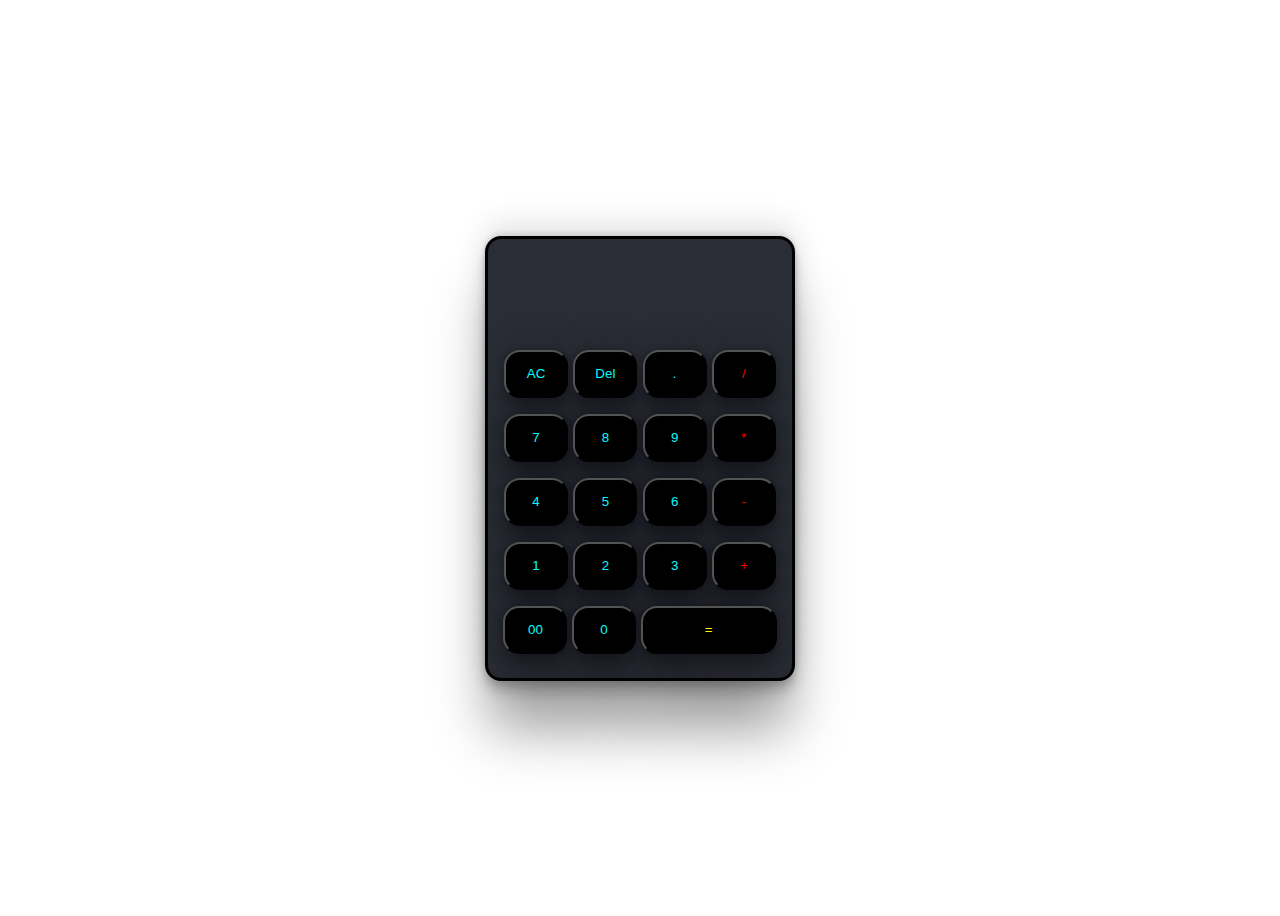
<file: Projects/Calculator/index.html>
<!DOCTYPE html>
<html lang="en">

<head>
    <meta charset="UTF-8">
    <meta name="viewport" content="width=device-width, initial-scale=1.0">
    <title>Document</title>
    <link rel="stylesheet" href="./style.css">
</head>

<body>
    <div class="container">
        <form action="">
            <div class="display"><input type="text" id="display" disabled></div>
            <div class="numberscontainer">
                <div class="row">
                    <input type="button" value="AC">
                    <input type="button" value="Del">
                    <input type="button" value=".">
                    <input type="button" value="/" class="operator">
                </div>
                <div class="row">
                    <input type="button" value="7">
                    <input type="button" value="8">
                    <input type="button" value="9">
                    <input type="button" value="*" class="operator">
                </div>
                <div class="row">
                    <input type="button" value="4">
                    <input type="button" value="5">
                    <input type="button" value="6">
                    <input type="button" value="-" class="operator">
                </div>
                <div class="row">
                    <input type="button" value="1">
                    <input type="button" value="2">
                    <input type="button" value="3">
                    <input type="button" value="+" class="operator">
                </div>
                <div class="row">
                    <input type="button" value="00">
                    <input type="button" value="0">
                    <input id="equals" type="button" value="=" style="color: yellow;">
                </div>
            </div>
        </form>
    </div>
    <script src="./javascript.js"></script>
</body>

</html>
</file>
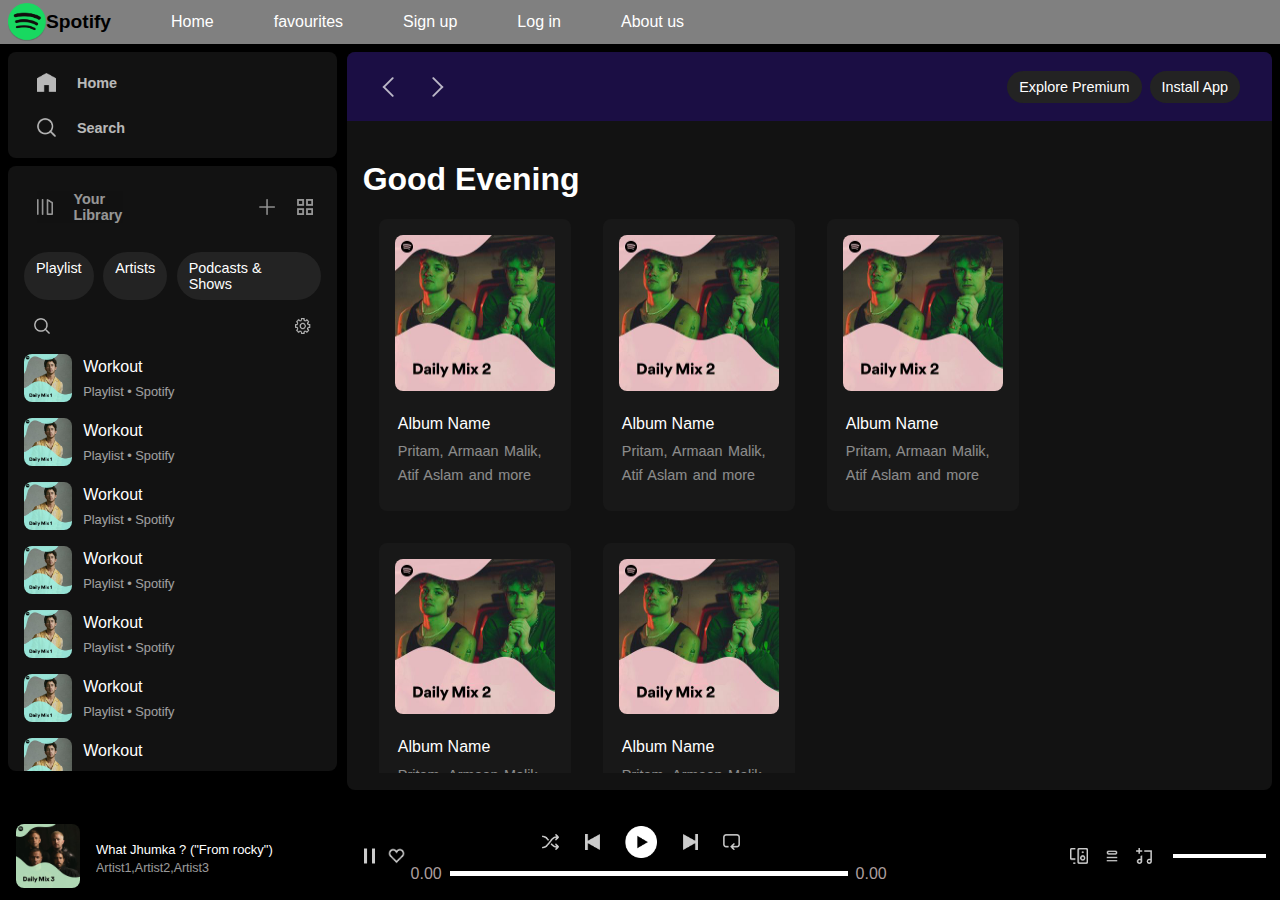
<file: Projects/SPOTIFY/index.html>
<html lang="en">

<head>
  <meta charset="UTF-8" />
  <meta name="viewport" content="width=device-width, initial-scale=1.0" />
  <title>Spotify-Play your favourite Songs</title>
  <link rel="stylesheet" href="./style.css" />
  <link rel="icon" href="./Resources/spotify-clone-html-main/spotify-clone-html-main/assets/logo.png" type="logo.png" />

  <!-- for fonts -->
  <link rel="preconnect" href="https://fonts.googleapis.com" />
  <link rel="preconnect" href="https://fonts.gstatic.com" crossorigin />
  <link href="https://fonts.googleapis.com/css2?family=Nunito+Sans:opsz,wght@6..12,300;6..12,400;6..12,700&display=swap"
    rel="stylesheet" />
</head>

<body>
  <div class="top">
    <nav class="nav">
      <ul>
        <li class="image">
          <img src="./Resources/spotify-clone-html-main/spotify-clone-html-main/assets/logo.png" alt="spotify" />Spotify
        </li>
        <li>Home</li>
        <li>favourites</li>
        <li>Sign up</li>
        <li>Log in</li>
        <li>About us</li>
      </ul>
    </nav>
  </div>

  <div class="container">
    <div class="sidecontent">
      <div class="topicon">
        <div class="search">
          <img src="./Resources/spotify-clone-html-main/spotify-clone-html-main/assets/home.png" alt="" />Home
        </div>
        <div class="search">
          <img src="./Resources/spotify-clone-html-main/spotify-clone-html-main/assets/search.png" alt="" />Search
        </div>
      </div>

      <div class="library">
        <div class="libraryupper">
          <div class="librarytop">
            <div class="search" id="lib">
              <img src="./Resources/spotify-clone-html-main/spotify-clone-html-main/assets/playlist.png" alt="" />
              <p>Your Library</p>
            </div>
            <div class="search" id="plus">
              <img src="./Resources/spotify-clone-html-main/spotify-clone-html-main/assets/plus.png" alt="" />
            </div>
            <div class="search" id="arrow">
              <img src="./Resources/spotify-clone-html-main/spotify-clone-html-main/assets/boxes.png" alt="" />
            </div>
          </div>

          <div class="low">
            <div class="chip">Playlist</div>
            <div class="chip">Artists</div>
            <div class="chip">Podcasts & Shows</div>
          </div>
        </div>

        <div class="librarylower">
          <div class="librarylowtop">
            <div class="recent">
              <img src="./Resources/spotify-clone-html-main/spotify-clone-html-main/assets/search.png" alt="" />
            </div>
            <div class="recent">
              <label for="sort"><img
                  src="./Resources/spotify-clone-html-main/spotify-clone-html-main/assets/setting.png" alt="" /></label>
              <!-- <select name="sort" id="sort">
                                <option value="recent">Recent</option>
                                <option value="recentlyAdded">Recently Added</option>
                                <option value="Alphabetical">Alphabetical</option>
                                <option value="Creator">Creator</option>
                            </select> -->
            </div>
          </div>

          <div class="cover">
            <img src="./Resources/spotify-clone-html-main/spotify-clone-html-main/assets/mix1.jpeg" alt="can't load" />
            <div class="coverscript">
              <div class="albumname">Workout</div>
              <p>Playlist &#x2022; Spotify</p>
            </div>
          </div>

          <!-- Repeated Albums -->
          <div class="cover">
            <img src="./Resources/spotify-clone-html-main/spotify-clone-html-main/assets/mix1.jpeg" alt="can't load" />
            <div class="coverscript">
              <div class="albumname">Workout</div>
              <p>Playlist &#x2022; Spotify</p>
            </div>
          </div>
          <div class="cover">
            <img src="./Resources/spotify-clone-html-main/spotify-clone-html-main/assets/mix1.jpeg" alt="can't load" />
            <div class="coverscript">
              <div class="albumname">Workout</div>
              <p>Playlist &#x2022; Spotify</p>
            </div>
          </div>
          <div class="cover">
            <img src="./Resources/spotify-clone-html-main/spotify-clone-html-main/assets/mix1.jpeg" alt="can't load" />
            <div class="coverscript">
              <div class="albumname">Workout</div>
              <p>Playlist &#x2022; Spotify</p>
            </div>
          </div>
          <div class="cover">
            <img src="./Resources/spotify-clone-html-main/spotify-clone-html-main/assets/mix1.jpeg" alt="can't load" />
            <div class="coverscript">
              <div class="albumname">Workout</div>
              <p>Playlist &#x2022; Spotify</p>
            </div>
          </div>
          <div class="cover">
            <img src="./Resources/spotify-clone-html-main/spotify-clone-html-main/assets/mix1.jpeg" alt="can't load" />
            <div class="coverscript">
              <div class="albumname">Workout</div>
              <p>Playlist &#x2022; Spotify</p>
            </div>
          </div>
          <div class="cover">
            <img src="./Resources/spotify-clone-html-main/spotify-clone-html-main/assets/mix1.jpeg" alt="can't load" />
            <div class="coverscript">
              <div class="albumname">Workout</div>
              <p>Playlist &#x2022; Spotify</p>
            </div>
          </div>
          <div class="cover">
            <img src="./Resources/spotify-clone-html-main/spotify-clone-html-main/assets/mix1.jpeg" alt="can't load" />
            <div class="coverscript">
              <div class="albumname">Workout</div>
              <p>Playlist &#x2022; Spotify</p>
            </div>
          </div>
          <div class="cover">
            <img src="./Resources/spotify-clone-html-main/spotify-clone-html-main/assets/mix1.jpeg" alt="can't load" />
            <div class="coverscript">
              <div class="albumname">Workout</div>
              <p>Playlist &#x2022; Spotify</p>
            </div>
          </div>
          <div class="cover">
            <img src="./Resources/spotify-clone-html-main/spotify-clone-html-main/assets/mix1.jpeg" alt="can't load" />
            <div class="coverscript">
              <div class="albumname">Workout</div>
              <p>Playlist &#x2022; Spotify</p>
            </div>
          </div>
          <div class="cover">
            <img src="./Resources/spotify-clone-html-main/spotify-clone-html-main/assets/mix1.jpeg" alt="can't load" />
            <div class="coverscript">
              <div class="albumname">Workout</div>
              <p>Playlist &#x2022; Spotify</p>
            </div>
          </div>
          <div class="cover">
            <img src="./Resources/spotify-clone-html-main/spotify-clone-html-main/assets/mix1.jpeg" alt="can't load" />
            <div class="coverscript">
              <div class="albumname">Workout</div>
              <p>Playlist &#x2022; Spotify</p>
            </div>
          </div>
          <div class="cover">
            <img src="./Resources/spotify-clone-html-main/spotify-clone-html-main/assets/mix1.jpeg" alt="can't load" />
            <div class="coverscript">
              <div class="albumname">Workout</div>
              <p>Playlist &#x2022; Spotify</p>
            </div>
          </div>
          <div class="cover">
            <img src="./Resources/spotify-clone-html-main/spotify-clone-html-main/assets/mix1.jpeg" alt="can't load" />
            <div class="coverscript">
              <div class="albumname">Workout</div>
              <p>Playlist &#x2022; Spotify</p>
            </div>
          </div>
          <div class="cover">
            <img src="./Resources/spotify-clone-html-main/spotify-clone-html-main/assets/mix1.jpeg" alt="can't load" />
            <div class="coverscript">
              <div class="albumname">Workout</div>
              <p>Playlist &#x2022; Spotify</p>
            </div>
          </div>
          <div class="cover">
            <img src="./Resources/spotify-clone-html-main/spotify-clone-html-main/assets/mix1.jpeg" alt="can't load" />
            <div class="coverscript">
              <div class="albumname">Workout</div>
              <p>Playlist &#x2022; Spotify</p>
            </div>
          </div>
          <div class="cover">
            <img src="./Resources/spotify-clone-html-main/spotify-clone-html-main/assets/mix1.jpeg" alt="can't load" />
            <div class="coverscript">
              <div class="albumname">Workout</div>
              <p>Playlist &#x2022; Spotify</p>
            </div>
          </div>
          <div class="cover">
            <img src="./Resources/spotify-clone-html-main/spotify-clone-html-main/assets/mix1.jpeg" alt="can't load" />
            <div class="coverscript">
              <div class="albumname">Workout</div>
              <p>Playlist &#x2022; Spotify</p>
            </div>
          </div>
          <div class="cover">
            <img src="./Resources/spotify-clone-html-main/spotify-clone-html-main/assets/mix1.jpeg" alt="can't load" />
            <div class="coverscript">
              <div class="albumname">Workout</div>
              <p>Playlist &#x2022; Spotify</p>
            </div>
          </div>
          <div class="cover">
            <img src="./Resources/spotify-clone-html-main/spotify-clone-html-main/assets/mix1.jpeg" alt="can't load" />
            <div class="coverscript">
              <div class="albumname">Workout</div>
              <p>Playlist &#x2022; Spotify</p>
            </div>
          </div>
          <div class="cover">
            <img src="./Resources/spotify-clone-html-main/spotify-clone-html-main/assets/mix1.jpeg" alt="can't load" />
            <div class="coverscript">
              <div class="albumname">Workout</div>
              <p>Playlist &#x2022; Spotify</p>
            </div>
          </div>
          <div class="cover">
            <img src="./Resources/spotify-clone-html-main/spotify-clone-html-main/assets/mix1.jpeg" alt="can't load" />
            <div class="coverscript">
              <div class="albumname">Workout</div>
              <p>Playlist &#x2022; Spotify</p>
            </div>
          </div>
          <div class="cover">
            <img src="./Resources/spotify-clone-html-main/spotify-clone-html-main/assets/mix1.jpeg" alt="can't load" />
            <div class="coverscript">
              <div class="albumname">Workout</div>
              <p>Playlist &#x2022; Spotify</p>
            </div>
          </div>
          <div class="cover">
            <img src="./Resources/spotify-clone-html-main/spotify-clone-html-main/assets/mix1.jpeg" alt="can't load" />
            <div class="coverscript">
              <div class="albumname">Workout</div>
              <p>Playlist &#x2022; Spotify</p>
            </div>
          </div>
          <div class="cover">
            <img src="./Resources/spotify-clone-html-main/spotify-clone-html-main/assets/mix1.jpeg" alt="can't load" />
            <div class="coverscript">
              <div class="albumname">Workout</div>
              <p>Playlist &#x2022; Spotify</p>
            </div>
          </div>
          <div class="cover">
            <img src="./Resources/spotify-clone-html-main/spotify-clone-html-main/assets/mix1.jpeg" alt="can't load" />
            <div class="coverscript">
              <div class="albumname">Workout</div>
              <p>Playlist &#x2022; Spotify</p>
            </div>
          </div>
          <div class="cover">
            <img src="./Resources/spotify-clone-html-main/spotify-clone-html-main/assets/mix1.jpeg" alt="can't load" />
            <div class="coverscript">
              <div class="albumname">Workout</div>
              <p>Playlist &#x2022; Spotify</p>
            </div>
          </div>
          <div class="cover">
            <img src="./Resources/spotify-clone-html-main/spotify-clone-html-main/assets/mix1.jpeg" alt="can't load" />
            <div class="coverscript">
              <div class="albumname">Workout</div>
              <p>Playlist &#x2022; Spotify</p>
            </div>
          </div>
          <div class="cover">
            <img src="./Resources/spotify-clone-html-main/spotify-clone-html-main/assets/mix1.jpeg" alt="can't load" />
            <div class="coverscript">
              <div class="albumname">Workout</div>
              <p>Playlist &#x2022; Spotify</p>
            </div>
          </div>
          <div class="cover">
            <img src="./Resources/spotify-clone-html-main/spotify-clone-html-main/assets/mix1.jpeg" alt="can't load" />
            <div class="coverscript">
              <div class="albumname">Workout</div>
              <p>Playlist &#x2022; Spotify</p>
            </div>
          </div>
          <div class="cover">
            <img src="./Resources/spotify-clone-html-main/spotify-clone-html-main/assets/mix1.jpeg" alt="can't load" />
            <div class="coverscript">
              <div class="albumname">Workout</div>
              <p>Playlist &#x2022; Spotify</p>
            </div>
          </div>
        </div>
      </div>
    </div>

    <div class="maincontent">
      <div class="maincontenthead">
        <div class="left">
          <div class="search">
            <img src="./Resources/spotify-clone-html-main/spotify-clone-html-main/assets/back_navigation.png" alt="" />
          </div>
          <div class="search">
            <img src="./Resources/spotify-clone-html-main/spotify-clone-html-main/assets/forward_navigation.png"
              alt="" />
          </div>
        </div>
        <div class="right">
          <div class="chip">Explore Premium</div>
          <div class="chip">Install App</div>
        </div>
      </div>

      <div class="maincontentfooter">
        <h1>Good Evening</h1>
        <div class="rowcards">
          <div class="cardcontainer">
            <img src="./Resources/spotify-clone-html-main/spotify-clone-html-main/assets/mix2.jpeg"
              alt="noImageFound" />
            <p class="cardname">Album Name</p>
            <p class="carddescription">
              Pritam, Armaan Malik, Atif Aslam and more
            </p>
          </div>
          <div class="cardcontainer">
            <img src="./Resources/spotify-clone-html-main/spotify-clone-html-main/assets/mix2.jpeg"
              alt="noImageFound" />
            <p class="cardname">Album Name</p>
            <p class="carddescription">
              Pritam, Armaan Malik, Atif Aslam and more
            </p>
          </div>
          <div class="cardcontainer">
            <img src="./Resources/spotify-clone-html-main/spotify-clone-html-main/assets/mix2.jpeg"
              alt="noImageFound" />
            <p class="cardname">Album Name</p>
            <p class="carddescription">
              Pritam, Armaan Malik, Atif Aslam and more
            </p>
          </div>
          <div class="cardcontainer">
            <img src="./Resources/spotify-clone-html-main/spotify-clone-html-main/assets/mix2.jpeg"
              alt="noImageFound" />
            <p class="cardname">Album Name</p>
            <p class="carddescription">
              Pritam, Armaan Malik, Atif Aslam and more
            </p>
          </div>
          <div class="cardcontainer">
            <img src="./Resources/spotify-clone-html-main/spotify-clone-html-main/assets/mix2.jpeg"
              alt="noImageFound" />
            <p class="cardname">Album Name</p>
            <p class="carddescription">
              Pritam, Armaan Malik, Atif Aslam and more
            </p>
          </div>
        </div>

        <h1>Good Evening</h1>
        <div class="rowcards">
          <div class="cardcontainer">
            <img src="./Resources/spotify-clone-html-main/spotify-clone-html-main/assets/mix2.jpeg"
              alt="noImageFound" />
            <p class="cardname">Album Name</p>
            <p class="carddescription">
              Pritam, Armaan Malik, Atif Aslam and more
            </p>
          </div>
        </div>
        <h1>Good Evening</h1>
        <div class="rowcards">
          <div class="cardcontainer">
            <img src="./Resources/spotify-clone-html-main/spotify-clone-html-main/assets/mix2.jpeg"
              alt="noImageFound" />
            <p class="cardname">Album Name</p>
            <p class="carddescription">
              Pritam, Armaan Malik, Atif Aslam and more
            </p>
          </div>
        </div>
        <h1>Good Evening</h1>
        <div class="rowcards">
          <div class="cardcontainer">
            <img src="./Resources/spotify-clone-html-main/spotify-clone-html-main/assets/mix2.jpeg"
              alt="noImageFound" />
            <p class="cardname">Album Name</p>
            <p class="carddescription">
              Pritam, Armaan Malik, Atif Aslam and more
            </p>
          </div>
        </div>
        <div class="blank"></div>
      </div>
    </div>

    <div class="progressbarcontainer">
      <div class="musicstreaming">
        <div class="currentmusic">
          <img src="./Resources/spotify-clone-html-main/spotify-clone-html-main/assets/mix3.jpeg" alt="">
          <div class="description">
            <div class="songname">
              <p>What Jhumka ? ("From rocky")</p>
            </div>
            <div class="artist">
              <p>Artist1,</p>
              <p>Artist2,</p>
              <p>Artist3</p>
            </div>
          </div>
          <div class="heart">
            <img src="./Resources/spotify-clone-html-main/spotify-clone-html-main/assets/pause_musicbar.png" alt="">
          </div>
          <div class="heart">
            <img src="./Resources/spotify-clone-html-main/spotify-clone-html-main/assets/heart.png" alt="">
          </div>
        </div>
      </div>
      <div class="player">
        <div class="play">
          <img class="shuffle" src="./Resources/spotify-clone-html-main/spotify-clone-html-main/assets/shuffle.png"
            alt="" />
          <img class="shuffle"
            src="./Resources/spotify-clone-html-main/spotify-clone-html-main/assets/previous_musicbar.png" alt="" />
          <img style="height: 2rem; margin-right: 1rem"
            src="./Resources/spotify-clone-html-main/spotify-clone-html-main/assets/play_musicbar.png" alt="" />
          <img class="shuffle"
            src="./Resources/spotify-clone-html-main/spotify-clone-html-main/assets/next_musicbar.png" alt="" />
          <img class="shuffle" src="./Resources/spotify-clone-html-main/spotify-clone-html-main/assets/loop.png"
            alt="" />
        </div>
        <div class="progressbar">
          <span class="timer">0.00</span>
          <input type="range" min="0" max="100" id="progressbar" step="1" />
          <span class="timer">0.00</span>
        </div>
      </div>
      <div class="volume">
        <div class="endbutton"><img src="./Resources/spotify-clone-html-main/spotify-clone-html-main/assets/device.png"
            alt=""></div>
        <div class="endbutton"><img src="./Resources/spotify-clone-html-main/spotify-clone-html-main/assets/queue.png"
            alt=""></div>
        <div class="endbutton"><img src="./Resources/spotify-clone-html-main/spotify-clone-html-main/assets/music.png"
            alt=""></div>
        <div class="endbutton"><input id="volumebar" type="range" min="0" max="100"></div>
      </div>
    </div>
  </div>
  <!-- <script src="https://kit.fontawesome.com/eb712c79ba.js" crossorigin="anonymous"></script> -->
  <script src="./javaScript.js"></script>
</body>

</html>
</file>
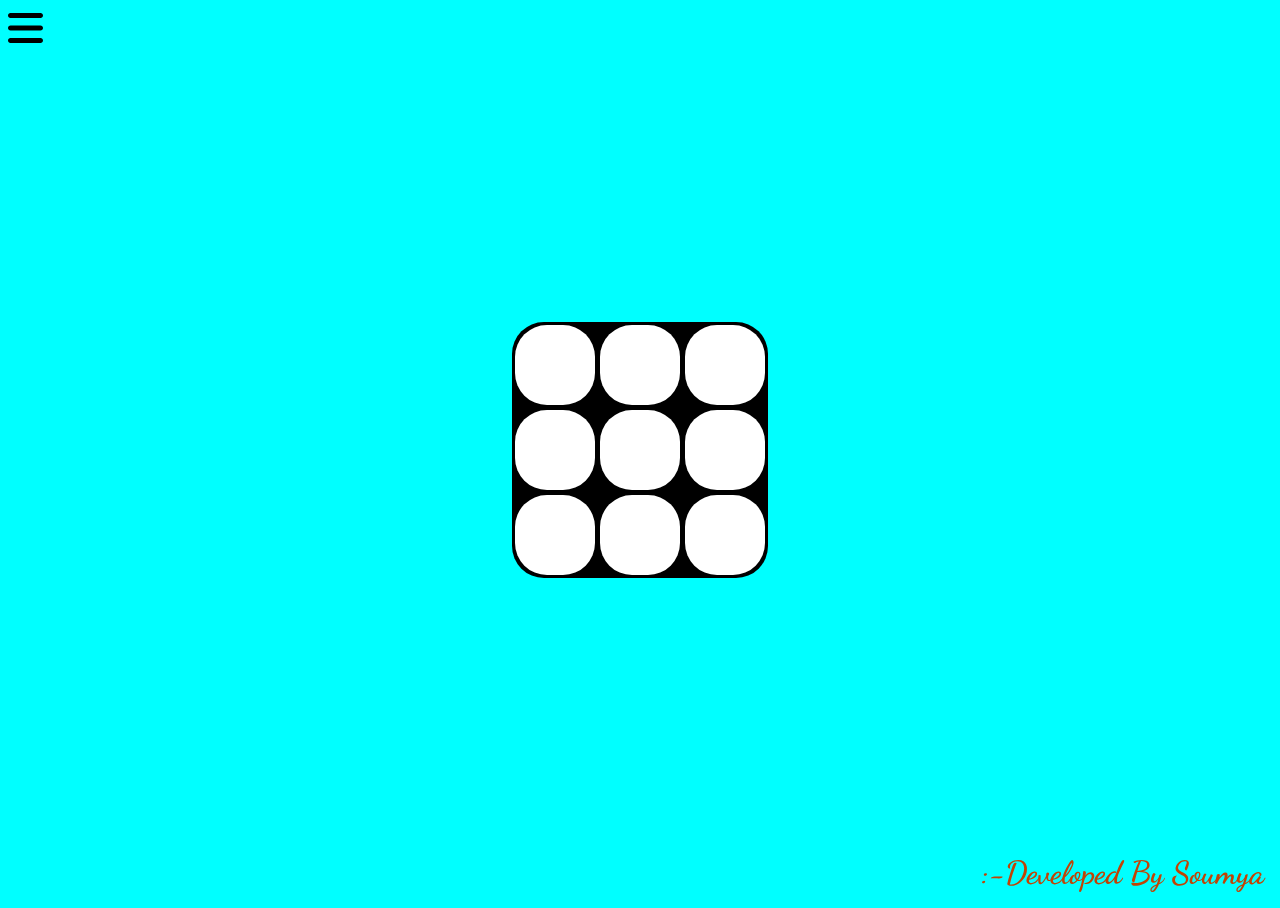
<file: Projects/TicTacToe/index.html>
<html lang="en">

<head>
    <meta charset="UTF-8">
    <meta name="viewport" content="width=device-width, initial-scale=1.0">
    <title>Document</title>
    <link rel="stylesheet" href="./styletictac.css">
    <link rel="preconnect" href="https://fonts.googleapis.com">
    <link rel="preconnect" href="https://fonts.gstatic.com" crossorigin>
    <link
        href="https://fonts.googleapis.com/css2?family=Dancing+Script&family=Nunito+Sans:opsz,wght@6..12,300;6..12,400;6..12,700&family=Nunito:wght@500&display=swap"
        rel="stylesheet">
    <link
        href="https://fonts.googleapis.com/css2?family=Nunito+Sans:opsz,wght@6..12,300;6..12,400;6..12,700&family=Nunito:wght@500&display=swap"
        rel="stylesheet">
</head>

<body>
    <div class="togglebutton"><img src="./bars-solid.svg" alt=""></div>
    <div class="togglebar">
        <ul>
            <li class="chip" id="MultiPlayer">MultiPlayer</li>
            <li class="chip" id="SinglePlayer">SinglePlayer</li>
        </ul>
    </div>

    <div class="container" style="user-select:none">
        <div class="cell" id="c1">
            <p></p>
        </div>
        <div class="cell" id="c2">
            <p></p>
        </div>
        <div class="cell" id="c3">
            <p></p>
        </div>
        <div class="cell" id="c4">
            <p></p>
        </div>
        <div class="cell" id="c5">
            <p></p>
        </div>
        <div class="cell" id="c6">
            <p></p>
        </div>
        <div class="cell" id="c7">
            <p></p>
        </div>
        <div class="cell" id="c8">
            <p></p>
        </div>
        <div class="cell" id="c9">
            <p></p>
        </div>
    </div>

    <div class="containendbox" style="user-select:none">
        <div class="endbox">
            <h1>
                <p></p>
            </h1>
            <button>Reset</button>
        </div>
    </div>

    <h1 id="author">:-Developed By Soumya</h1>
    <script src="./javascript.js"></script>
</body>

</html>
</file>
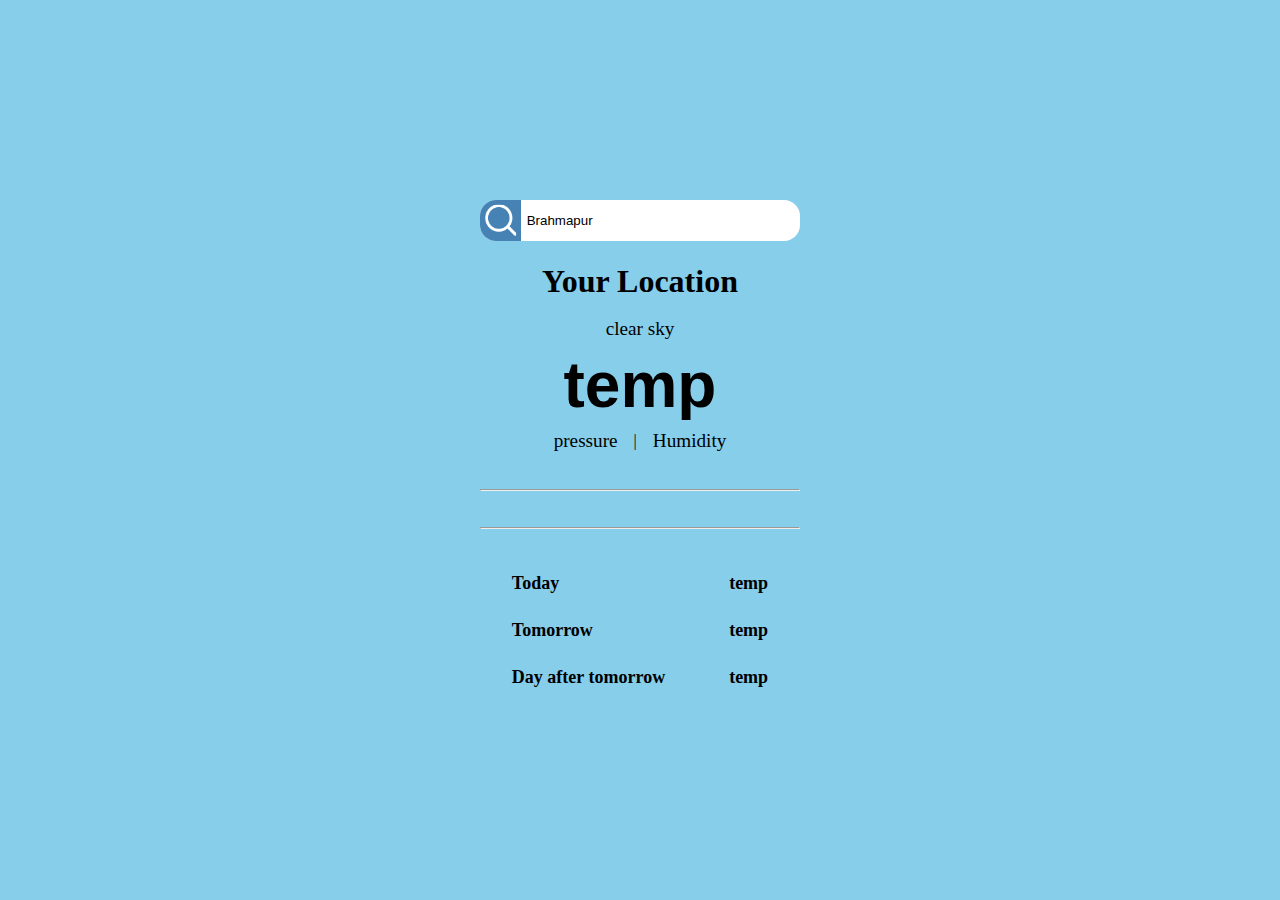
<file: Projects/WeatherApp/index.html>
<html lang="en">

<head>
    <meta charset="UTF-8">
    <meta name="viewport" content="width=device-width, initial-scale=1.0">
    <title>Weather App</title>
    <link rel="stylesheet" href="./style.css">
</head>

<body>
    <div class="container">
        <div class="locationinput">
            <span><img src="./search.png" alt=""></span>
            <input type="text" value="Brahmapur">
        </div>
        <div class="error">No city found</div>
        <div class="weather">
            <div class="location">
                <h1>Your Location</h1>
            </div>
            <div class="description">
                <p>clear sky</p>
            </div>
            <div class="temperature">
                <h1>temp</h1>
            </div>
            <div class="description">
                <p class="pressure">pressure</p>|
                <p class="Humidity">Humidity</p>
            </div>
            <hr style="margin-top: 2.5rem">

            <div class="forcast">
                <div class="column">
                    <p id="d1"></p>
                    <p id="t1"></p>
                </div>
                <div class="column">
                    <p id="d2"></p>
                    <p id="t2"></p>
                </div>
                <div class="column">
                    <p id="d3"></p>
                    <p id="t3"></p>
                </div>
                <div class="column">
                    <p id="d4"></p>
                    <p id="t4"></p>
                </div>
                <div class="column">
                    <p id="d5"></p>
                    <p id="t5"></p>
                </div>
            </div>
            <hr style="margin-bottom: 2rem;">
            <div class="day3forcast">
                <p>Today</p>
                <p id="todaytemp">temp</p>
            </div>
            <div class="day3forcast">
                <p>Tomorrow</p>
                <p id="tomorrowtemp">temp</p>
            </div>
            <div class="day3forcast">
                <p>Day after tomorrow</p>
                <p id="dattemp">temp</p>
            </div>
        </div>
    </div>
    <script src="./javaScript.js"></script>
</body>

</html>
</file>
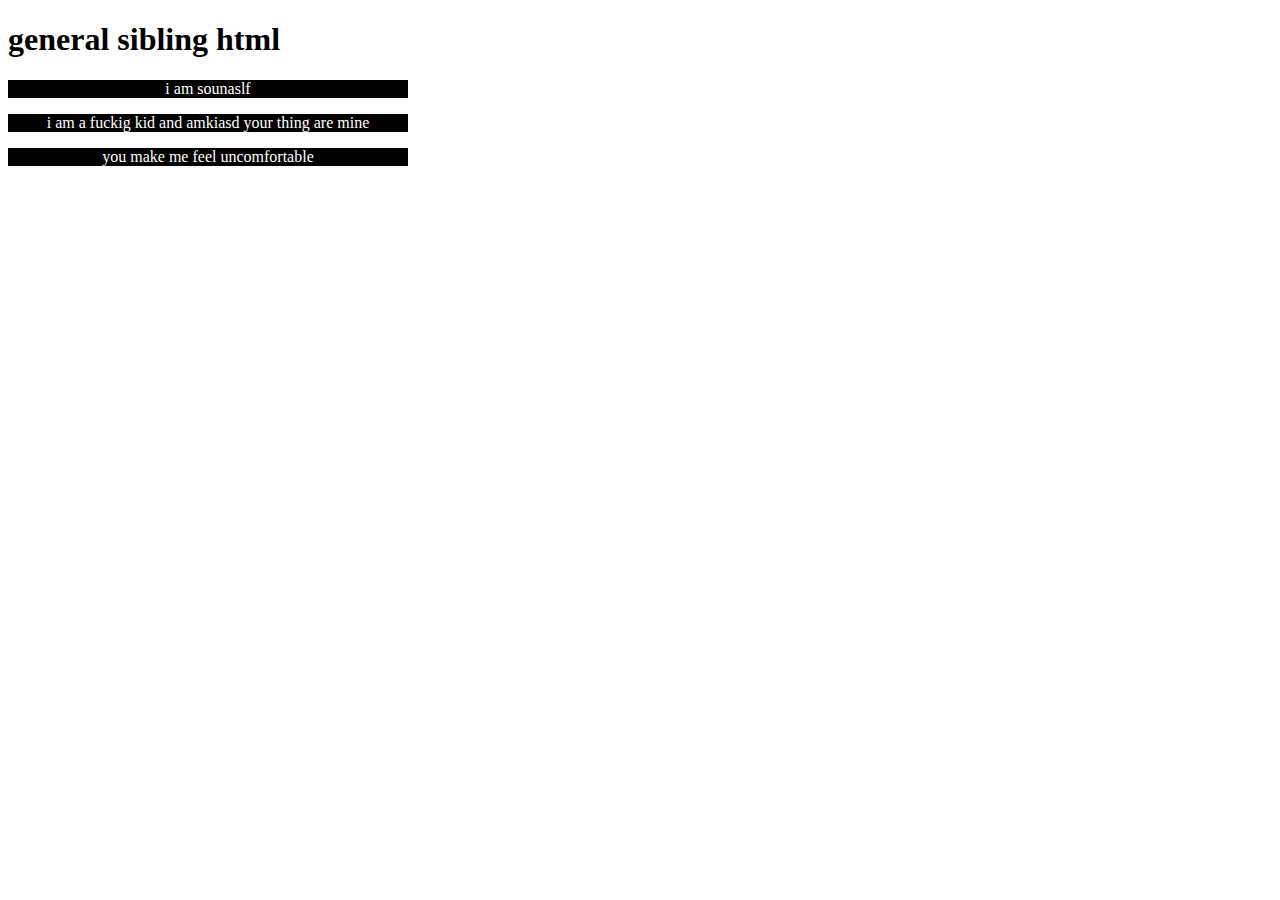
<file: generalSibling.html>
<!DOCTYPE html>
<html lang="en">

<head>
    <meta charset="UTF-8">
    <link rel="stylesheet" href="css/style.css">
    <meta name="viewport" content="width=device-width, initial-scale=1.0">
    <title>Document</title>
</head>

<body>
    <div>
        <h1>general sibling html</h1>
    </div>
    <p>i am sounaslf</p>
    <p>i am a fuckig kid and amkiasd your thing are mine </p>
    <p>you make me feel uncomfortable</p>

</body>

</html>
</file>
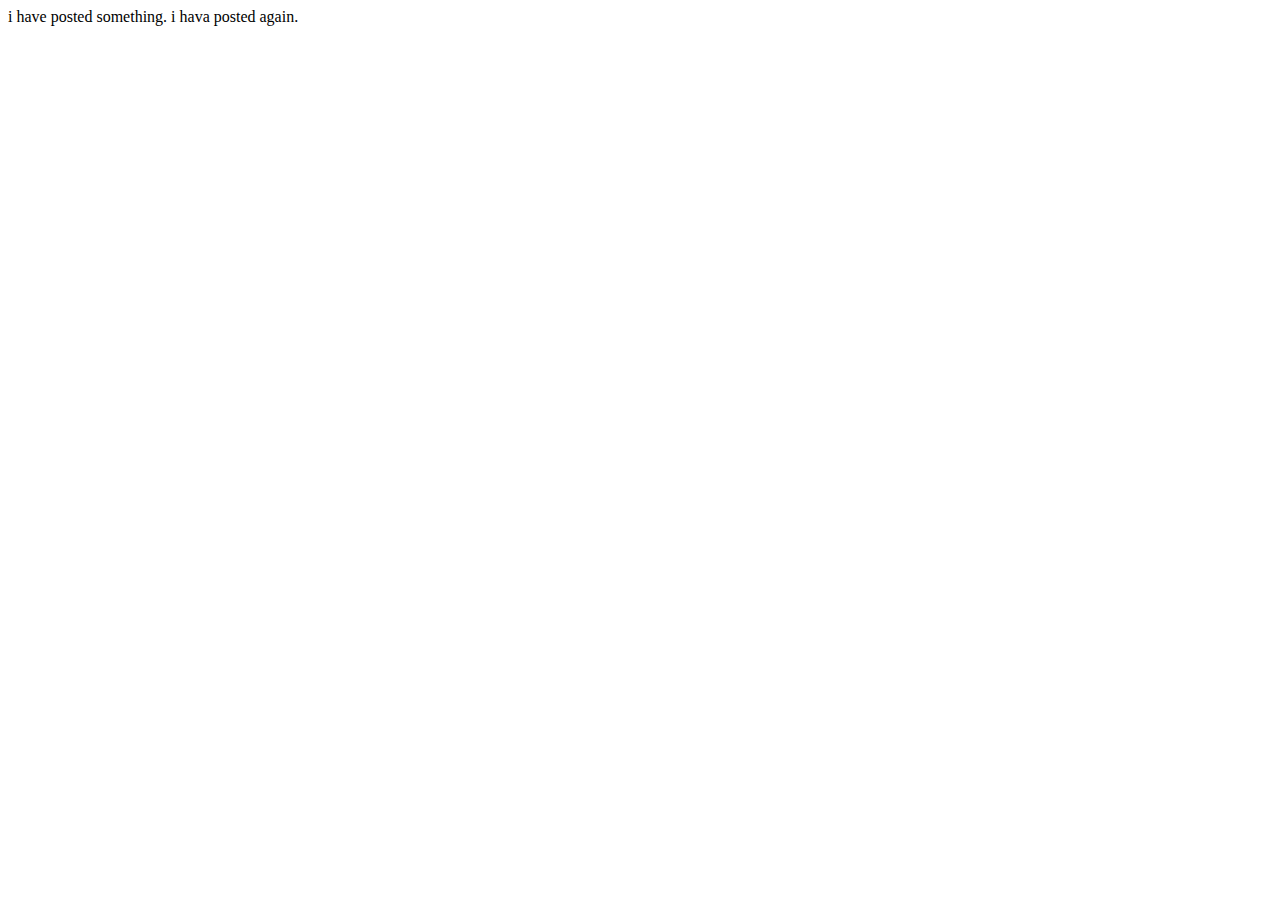
<file: git.html>
<html lang="en">

<head>
    <meta charset="UTF-8">
    <meta name="viewport" content="width=device-width, initial-scale=1.0">
    <title>Document</title>
</head>

<body>
    i have posted something.
    i hava posted again.
</body>

</html>
</file>
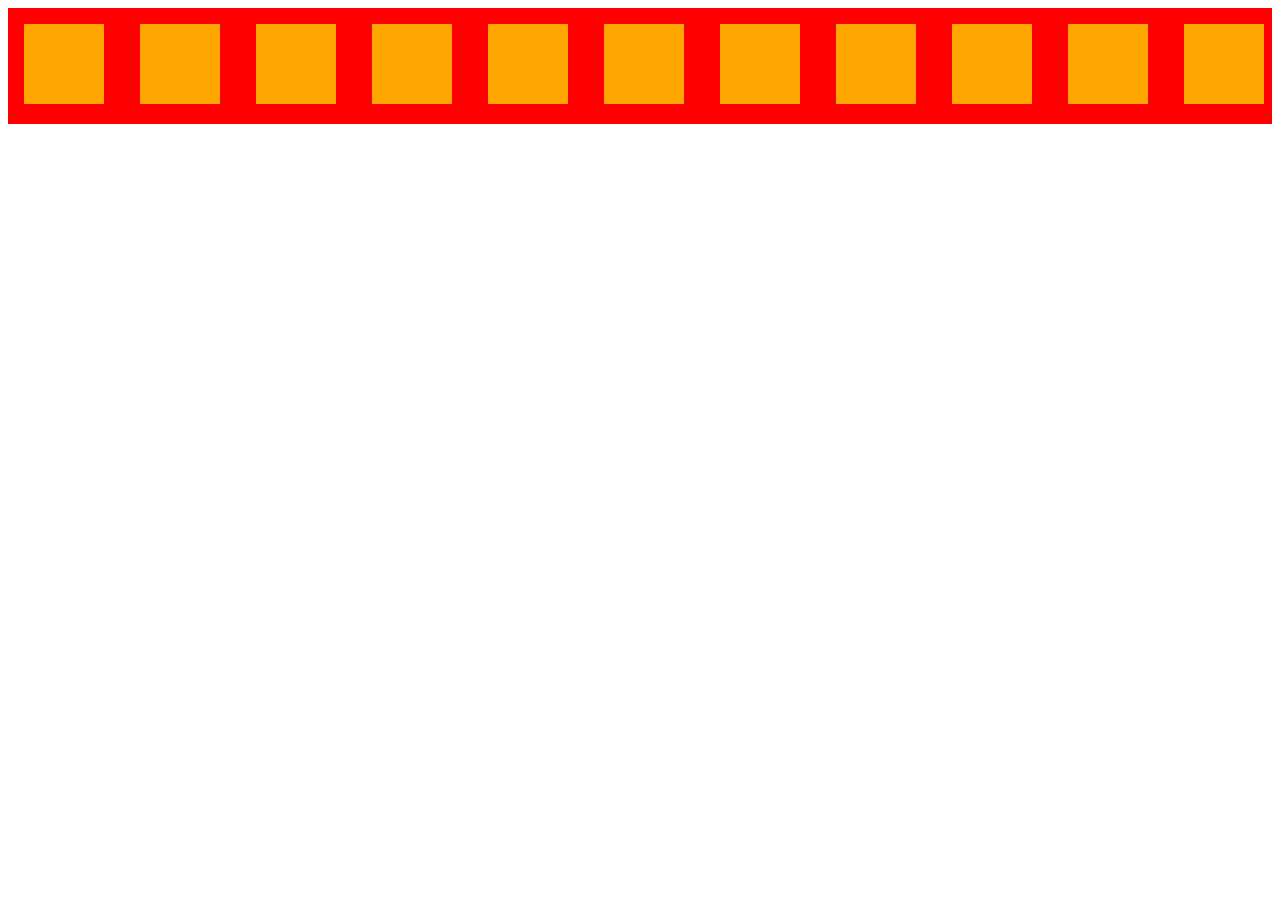
<file: myBasicPortfoli.html>
<!DOCTYPE html>
<html>

<head>
  <title>SOUMYA RANJAN PANDA-PORTFOLIO</title>
  <link rel="stylesheet" href="./mbp.css">
</head>

<body>
  <div class="container">
    <div class="divv"></div>
    <div class="divv"></div>
    <div class="divv"></div>
    <div class="divv"></div>
    <div class="divv"></div>
    <div class="divv"></div>
    <div class="divv"></div>
    <div class="divv"></div>
    <div class="divv"></div>
    <div class="divv"></div>
    <div class="divv"></div>
    <div class="divv"></div>
    <div class="divv"></div>
    <div class="divv"></div>
    <div class="divv"></div>
    <div class="divv"></div>
    <div class="divv"></div>
    <div class="divv"></div>
    <div class="divv"></div>
    <div class="divv"></div>
    <div class="divv"></div>
    <div class="divv"></div>
    <div class="divv"></div>
    <div class="divv"></div>
    <div class="divv"></div>
    <div class="divv"></div>


    <div class="divv"></div>
  </div>
  <script src="./script.js"></script>
</body>

</html>
</file>
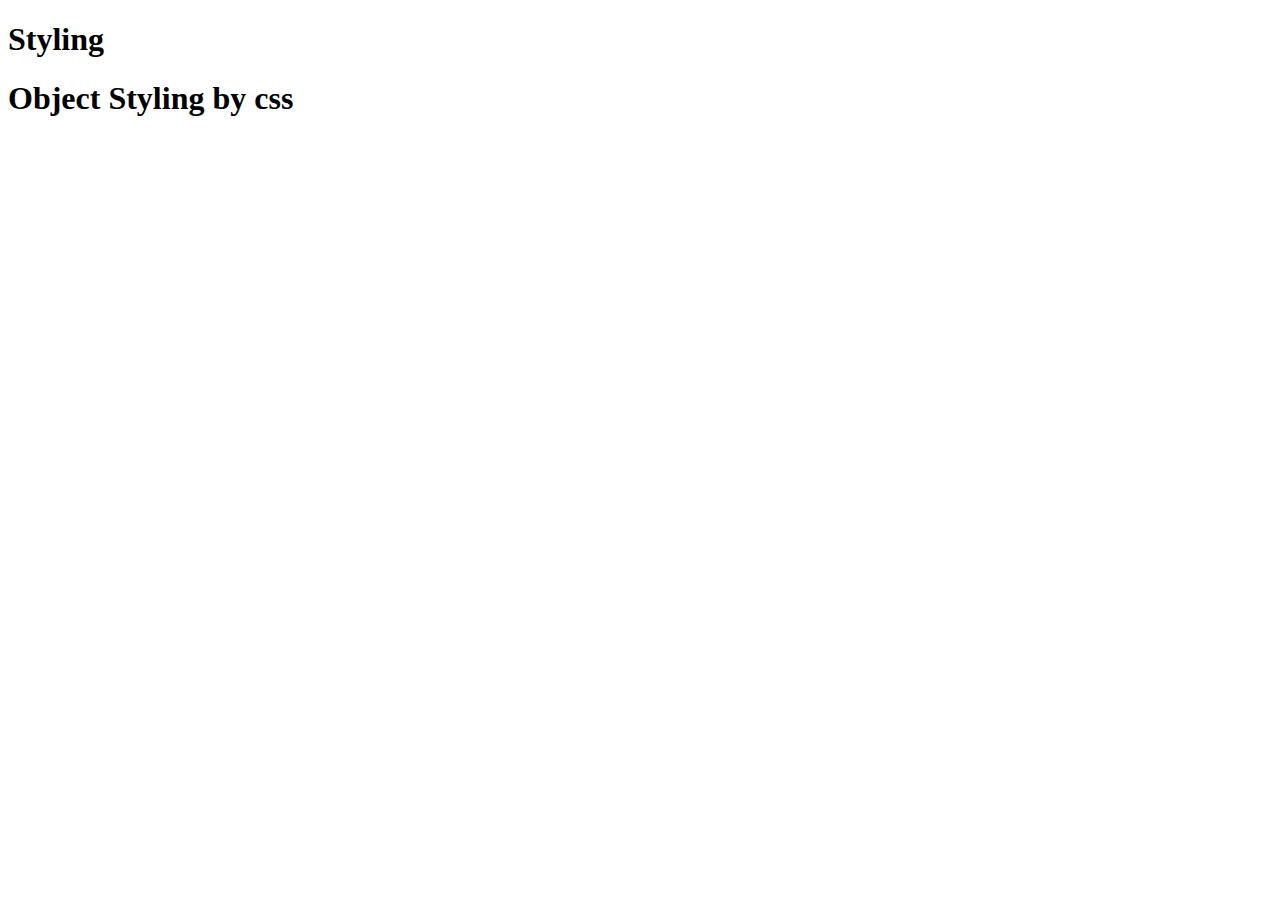
<file: stylingbyInternal.html>
<!DOCTYPE HTML>
<html>

<head>
    <title>styling</title>

    <!-- this is styling by external method -->
    <link rel="stylesheet" href="/css/stylingbyExternal.css">

    <!-- This is Styling by internal method -->
    <!-- <style>
        h1 {
            color: brown;
            font-size: 50px;
        } -->
    <!-- </style> -->
</head>

<body>
    <h1> Styling</h1>
    <h1>Object Styling by css</h1>
</body>

</html>
</file>
<file: Projects/Calculator/style.css>
.container
{
   height: 100vh;
   display: flex;
   flex-direction: column;
   justify-content: center;
   align-items: center;
   width: fit-content;
}
form{
    background-color:#2b2d36;
    border-radius: 1rem;
    border-style:solid;
    border-color:black;
    box-shadow: rgba(0, 0, 0, 0.25) 0px 54px 55px, rgba(0, 0, 0, 0.12) 0px -12px 30px, rgba(0, 0, 0, 0.12) 0px 4px 6px, rgba(0, 0, 0, 0.17) 0px 12px 13px, rgba(0, 0, 0, 0.09) 0px -3px 5px;
}
.numberscontainer{
    padding: 0rem .7rem;
    margin-bottom: 1rem;

}
.display{
    padding:1rem 1.4rem;
    margin-top: 2rem;
}
#display{
    width: 20vw;
    text-align: right;
    font-size: 2rem;
    border: 0;
    box-shadow: none;
    background-color:#2b2d36;
    color: white;
}
.row{
    display: flex;
    justify-content: center;
}
body{
    height: 100vh;
    width: 100wh;
    display: flex;
    justify-content: center;
    align-items: center;
}
.row{
    display: flex;
    padding: .5rem 0rem;
    justify-content: space-evenly;
}
.row input{
    background-color:black;
    color: aqua;
    border-radius: 1rem;
    height: 3rem;
    width: 4rem;
    box-shadow: rgba(0, 0, 0, 0.25) 0px 54px 55px, rgba(0, 0, 0, 0.12) 0px -12px 30px, rgba(0, 0, 0, 0.12) 0px 4px 6px, rgba(0, 0, 0, 0.17) 0px 12px 13px, rgba(0, 0, 0, 0.09) 0px -3px 5px;
}

#equals{
    width: 8.5rem;
}

form input.operator{
color: red;
}
</file>
<file: Projects/SPOTIFY/style.css>
:root{
    --black:#000;
    --cont: rgb(18, 15, 15);
  --grey: #121212;
  --light-grey: #232323;
  --white: #fff;
}
*{
    margin: 0px;
    padding: 0px;
}
body{
    background-color: black;
    background-attachment: fixed;
    display: flex;
    flex-wrap: wrap;
    flex-direction: column;
    overflow: hidden;
    font-family: "Nunito", sans-serif;
}

.top{
    width: 100%;
}
.nav ul{
    display: flex;
    list-style-type: none;
    background-color:grey;
    color: white;
    height: 44px;
}
.nav img{
    width: 38px;
    align-items: center;
}
.image{
    display: flex;
    color: rgb(0, 0, 0);
    align-items: center;
    font-weight:bolder;
    font-size:larger;
    padding-left: 8px;
}
li{
    display: flex;
    align-items: center;
    padding-left: 30px;
    padding-right: 30px;
}

/* ***********************container************************* */

.container{
   display: flex;
   flex: 1;
   overflow: hidden;
   background-color:black;
   /* background-image: url(./Resources/bg.jpg); */
   min-height: 82vh;
   padding: 0.5rem;
   gap: 10px;
}


.sidecontent{
    flex: .25;
    background-color:black;
    border-radius: .5rem;
    gap: 2rem;
    min-width: 26%;
}

.maincontent{
    flex: 0.8;
    overflow-y:hidden;
    background-color:var(--grey);
    border-radius: .5rem;
    color: white;
}

/* ************************************************************************** */

.progressbarcontainer{
    display: flex;
    width: 98vw;
    background-color:black ;
    position: fixed;
   color:#ac9e9e;
   padding: .5rem;
   height: 72px;
   bottom:0px;
   border-radius: .5rem;
}
.musicstreaming{
    width: 30vw;
    display: flex;
    align-items: center;
}
.currentmusic{
    display: flex;
    align-items: center;
}
.currentmusic img{
    height: 4rem;
    width: 4rem;
    border-radius: .5rem;
    cursor: pointer ;
}

.artist{
    display: flex;
}
.artist p{
    font-size:.78rem;
    opacity: .6;
    color:white;
    cursor: pointer;
}
.artist p:hover{
    opacity: 1;
    text-decoration: underline;
}

.description{
    padding-left: 1rem;
    width: 20vw;
}

.songname{
    opacity: 1;
    color: white;
   margin: .3rem 0rem;
   font-size: small;
   font-weight:540;
}
.songname p{
    cursor: pointer;
    width:max-content
}
.songname p:hover{
    text-decoration: underline;
}

.player{
    width: 40vw;
    justify-content: center;
}
.heart{
    display: flex;
    margin-left: .5rem;
    cursor: pointer;
}
.heart img{
    height: 1.2rem;
    width: 1.2rem;
    opacity: .8;
    transition: all .3s ease;
}
.heart img:hover{
opacity: 1;
transition: all .3s ease;
}
.progressbar{
    display: flex;
    align-items: center;
    justify-content:center;
    width: 100%;
    gap: .5rem;
    margin-bottom: 1rem;
}
#progressbar{
    height: .3rem;
    width: 80%;
}
.play{
    display: flex;
    justify-content: center;
    align-items: center;
    padding: .4rem;
}
.play img{
    cursor: pointer;
    padding: 0 .3rem;
    transition:all .5s ease;
}
.shuffle{
    height: 1rem;
    margin-right: 1rem;
     opacity: 0.8;
     transition:all .1s ease;
}
.shuffle:hover{
    opacity: 1;
    transition:all .1s ease;

}
.volume{
    display: flex;
    width: 30vw;
    justify-content: end;
}
::-webkit-scrollbar{
    color: black    ;
}
.endbutton{
    display: flex;
    align-items: center;
}
.endbutton img{
    height: 1rem; 
    margin-right: 1rem; 
    opacity: 0.8;
    cursor: pointer;
    transition: all .1s ease;
}
.endbutton img:hover{
    opacity: 1;
    transition: all .1s ease;
}

#volumebar{
    height: .27rem;
    width: 5.8rem;
    margin: 0 .3rem;
}


/* *************************************************** */
.topicon{
    display: flex;
    flex-direction: column;
    background-color:var(--grey);
    border-radius: 0.5rem;
    padding: .5rem 1rem;
    margin-bottom: .5rem;
}

.search{
    display: flex;
    justify-content:flex-start;
    align-items: center;
    gap: 1.3rem;
    padding: 13px;
    font-weight: 700;
    font-size: .9rem;
    color: white;
    opacity: 0.7;
    cursor: pointer;
    transition:all .5s ease;
}

.topicon .search img{
    height: 1.2rem;
    width: 1.2rem;
}

.search:hover{
    opacity: 1;
    transition:all .4s ease;
}
/******************************************************************* */

.library{
    background-color:var(--grey);
    padding: .7rem 1rem;
    border-radius: 0.5rem;
    height: 64.7vh;
    overflow:hidden;
}

.libraryupper{
    margin-bottom: .5rem;
}
.librarytop{
    display: flex;
    flex: 3;
    justify-content:space-between;
    align-items: center;
    position: sticky;
    margin-bottom: 1rem;
}

.librarytop img{
    height: 1rem;
  width: 1rem;
  opacity: 0.8;
}
.librarytop p{
    font-size: .9rem;
    opacity: .8;
}
.librarytop p:hover {
    opacity: 1;
    transition: all 0.3s;
  }
  
.librarytop img:hover {
    opacity: 1;
    transition: all 0.3s;
  }

#plus{
    margin-left: 1rem;
    padding: .7rem;
}
#arrow{
    padding: .7rem;
}
#lib{
    margin-right: 6rem;
}
.low{
    display: flex;
    gap: .6rem;

}
.chip {
    padding: 0.5rem 0.75rem;
    background-color: var(--light-grey);
    border-radius: 5rem;
    width: fit-content;
    font-weight: normal;
    color: var(--white); 
    font-size:.9rem;
    cursor: pointer;
}

.chip:hover{
    -webkit-transform: scale(1.1);
  transform: scale(1.1);
}


.librarylower{
    height: 70vh;
    width: 100%;
    overflow-y: scroll;
  }
.librarylowtop{
    background-color:var(--grey);
    display: flex;
    align-items: center;
    justify-content: space-between;
}

.librarylowtop img{
    height: 1rem;
    width: 1rem;
    padding:10px;
    padding-bottom: .8rem;
}
::-webkit-scrollbar{
    width: .2rem;
}

.recent{
    color: white;
    opacity: 0.7;
    cursor: pointer;
    transition:all .5s ease;
}
.recent:hover{
    opacity: 1;
    transition:all .4s ease;
}

/* ************************************************************* */
.cover{
    display: flex;
    gap: .5rem;
    padding: .5rem 0rem;
    cursor:pointer;
    border-radius: .5rem;
}
.cover img{
    height:3rem;
    width: 3rem;
    border-radius: .5rem;
}
.albumname{
    color: var(--white);
    margin-bottom: 0.35rem !important;
    font-size: 1rem !important;
    padding: .2rem;
}
.coverscript p{
    margin: 0;
  font-weight: normal;
  font-size: 0.8rem;
  color: var(--white);
  padding-left: .2rem;
  opacity: .6;
  transition:all .5s ease;
}

.cover:hover{
    background: #1a1a1a;
    border-radius: 1rem;
    transition:all .3s ease;
}

/* ************************************************************************* */
.maincontentfooter{
    overflow-y: auto;
    height: 84%;
    padding: 1rem;
    flex-wrap: wrap;
}
.maincontenthead {
    display: flex;
    align-items: center ;
    background-color:#1b0e44;
    justify-content: space-between;
    padding: .6rem 0rem;
}

.left{
    display: flex;
    padding: 0 1rem;
}
.right{
    display: flex;
    gap: .5rem;
    padding: 0 2rem;
}

/* **********************************************************************************
 */

 .rowcards{
    display: flex;
    flex-wrap: wrap;
 }
 
.cardcontainer{
    padding: 1rem;
    width: 10rem;
    background-color:#181818;
    border-radius: .5rem;
    cursor: pointer;
    transition:all .5s ease;
    margin: 1rem;
}
 .cardcontainer img
 {
    height: 60%;
    width:100%;
  border-radius: .5rem;
 }

 .cardname {
    margin-top: 1.3rem;
    padding: .2rem;
  }
  
  .carddescription {
    padding: .2rem;
    font-size: .9rem;
    word-spacing: 1.5px;
    opacity: 0.5;
    line-height: 1.5rem;
  }

  .cardcontainer:hover{
    background-color:#232323 ;
    transition:all .5s ease;
  }

  h1{
    padding-top: 1.5rem;
    padding-bottom: .3rem;
  }
  .blank{
    padding: 1rem;
  }

  input{
    cursor: pointer;
    -webkit-appearance:var(--white);
  }
  ::-webkit-slider-thumb{
    appearance: none;
  }
</file>
<file: Projects/TicTacToe/styletictac.css>
body{
    position: relative;
    height: 100vh;
    margin: 0;
    display: flex;
    align-items: center;
    justify-content: center;
    background-color: cyan;
font-family: 'Nunito Sans', sans-serif;
overflow: hidden;
}
.bodyfilter{
    filter: blur(15px);
    transition: all 0.8s;
}
.container{
display: grid;
grid-template-columns: auto auto auto;
background-color: rgb(0, 0, 0);
row-gap: 5px;
column-gap: 5px;
border-style: dashed;
border-radius: 2rem;
}
.cell{
    height: 5rem;
    width: 5rem;
    background-color: white;
    opacity: 1;
    display: flex;
    justify-content: center;
    align-items: center;
    border-radius: 2rem;
    cursor: pointer;
}
.cell:hover{
    opacity: .8;
}

.cell p{
    margin: 0;
    height: 100%;
    width: 100%;
    display: flex;
    justify-content: center;
    align-items: center;
    font-size: 2.6rem;
    font-weight: 500;
    font-style: var();
}
.endbox{
    width: 40%;
    background-color:rgb(162, 156, 156);
    border-radius: 2rem;
    display: flex;
    flex-direction: column;
    justify-content: center;
    align-items: center;
    z-index: 1;
    border-style: double;
    scale: .1;
    visibility: hidden;
    transition:ease-in-out .4s;
}

.open-endbox{
    visibility: visible;
    scale: 1;
}

.endbox button{
    margin:1rem;
    padding: .5rem 1rem;
    border-radius: .7rem;
    cursor: pointer;
}

.endbox h1{
    margin:0;
}
.endbox p{
    margin-top:3.2rem;
}

.containendbox{
    position: absolute;
    height: 100vh;
    width: 100vw;
    display: flex;
    align-items: center;
    justify-content: center;
    visibility: hidden;
}

/* ************************************************************************* */

.togglebutton{
    position: absolute;
    top: 0;
    left: 0;
    margin: .5rem;
}
.togglebutton img{
    height: 2.5rem;
    cursor: pointer;
}

.togglebar{
    position: absolute;
    top: 0;
    left: 0;
    height: 100%;
    width: 25%;
    background-color: grey;
    transform: translateX(-400px);
    transition:transform ease-in-out 0.4s;
}

.togglebar-active{
    transform: translateX(0);
    transition:transform ease-in-out 0.4s;
}
.togglebar ul{
padding: 0;
height: 100%;
margin: 0;
border-radius: 2rem;
}
.chip{
    list-style: none;
    background-color:rgb(0, 0, 0);
    color: white;
    padding: 1.5rem;
    margin: .5rem;
    border-radius: 1.7rem;
    display: flex;
    align-items: center;
    justify-content: center;
}

#author
{
    position:fixed;
    bottom: 0;
    right: 0;
    padding: .5rem 1rem;
    margin: 0;
    font-family:  'Dancing Script', cursive;
    color:rgb(193, 67, 4);
}
</file>
<file: Projects/WeatherApp/style.css>
body{
    display: flex;
    align-items: center;
    justify-content: center;   
    background-color:skyblue; 
}
.container{
    border-radius: 1rem;
    background-position-x: center; 
    padding: 1rem;
    margin: .5rem;
}
.error{
    display: none;
    padding: .8rem;
    color: red;
    font-weight: 500;
}

.locationinput input{
    border-radius: 1rem;
    height: 2rem;
    width: 15rem;
    border: 0;
}
.locationinput input:focus{
outline: none;
}
.locationinput{
    display: flex;
    align-items: center;
    justify-content:left;
    border-radius: 1rem;
    border-color: black;
    background-color: white;
}
span img{
    height: 2rem;
    padding: .3rem;
    background-color:steelblue;
    border-top-left-radius: 1rem;
    border-bottom-left-radius: 1rem;
    cursor: pointer;
    margin-right: .2rem;
}
span img:active{
    scale: .9;
}
.description{
   display: flex;
   justify-content: center;
   align-items: center;
   height: 1rem;
   gap: 0 1rem;

}
.description p{
    display: flex;
    font-size: larger;
    font-weight:500;
    margin: 0;
}
.temperature{
    display: flex;
    justify-content: center;
}

.temperature h1{
    font-family: Verdana, Geneva, Tahoma, sans-serif;
    font-size: 4rem;
    padding: .7rem;
    margin: 0;
}

.location{
    display: flex;
    justify-content: center;
}

.forcast{
    display: flex;
    justify-content: space-evenly;
}
.column{
    padding: 0rem 1rem;
}
.column p{
    font-size: larger;
}
.day3forcast{
display: flex;
align-items: center;
justify-content: space-between;
}
.day3forcast p{
    margin: 0;
    padding: .8rem 2rem;
    font-size: large;
    font-weight: 700;
}
</file>
<file: css/style.css>
/* all P elements after div elements will be customized */
div~p{
    width: 400px;
    text-align: center;
    background-color: black;
    color: white;
}
</file>
<file: mbp.css>
.divv{
    background-color:orange;
    width: 5rem;
    height: 5rem;
    margin: 1rem;
display: inline-block;
}


.container{
    background-color: red;
    white-space: nowrap;
    overflow-x: auto;
    overflow-y: hidden;
}
body{
    height: auto;
    overflow: hidden;
}
</file>
<file: css/stylingbyExternal.css>
.s1{
    background-color:rgb(0, 47, 128);
    width: 450px;
    padding: 10px;
    color: rgb(162, 255, 0);
}

/* Id Selector */
#div1{
    background-color: orange;
    height: 50px;
}
#div2{
    background-color: white;
    height: 50px;
    
}
#div3{
background-color: green;
height: 50px;
}

/* particular element of a particular class Selector */
.s1 p{
    background-color: rgb(253, 2, 144);
    text-align: center;
    border:10px solid rgb(230, 255, 4);
    padding: 5px;
    color: blueviolet;
}   
.s2 p{
    background-color: rgb(235, 16, 227);
    color: white;
    padding: 2px;
    text-align: center;
}

/* Decesdant Selector */
div p{
    background-color: yellow;
}

/* Child Selector i.e to only direct child given decorations will be applied*/
div > p{
    background-color: yellow;
}

/* Adjacent sibling selector(element immediately following the current element) */
div+p{
    color: red;
}
input{
    width: 200px;
}
input :in-range{
   border-color:  rgb(21, 217, 63);
}
input:out-of-range{
    border-color: red;
    color: red;
}

/* User Action Psuedo Classes */
button:hover{
    color: rgb(0, 0, 0);
    cursor:pointer;
    background-color: magenta;
    width: 400px;
}
button:active{
   padding: 200px;
   color: blanchedalmond;
}
button:focus{
    background-color: rgb(11, 130, 162);
}
a{
    color: pink;
}
a:visited{
    color: rgb(0, 0, 0);
}
.hove p{
    display:none;
    background-color: red;
}
div:hover p{
    display: block;
}
</file>
